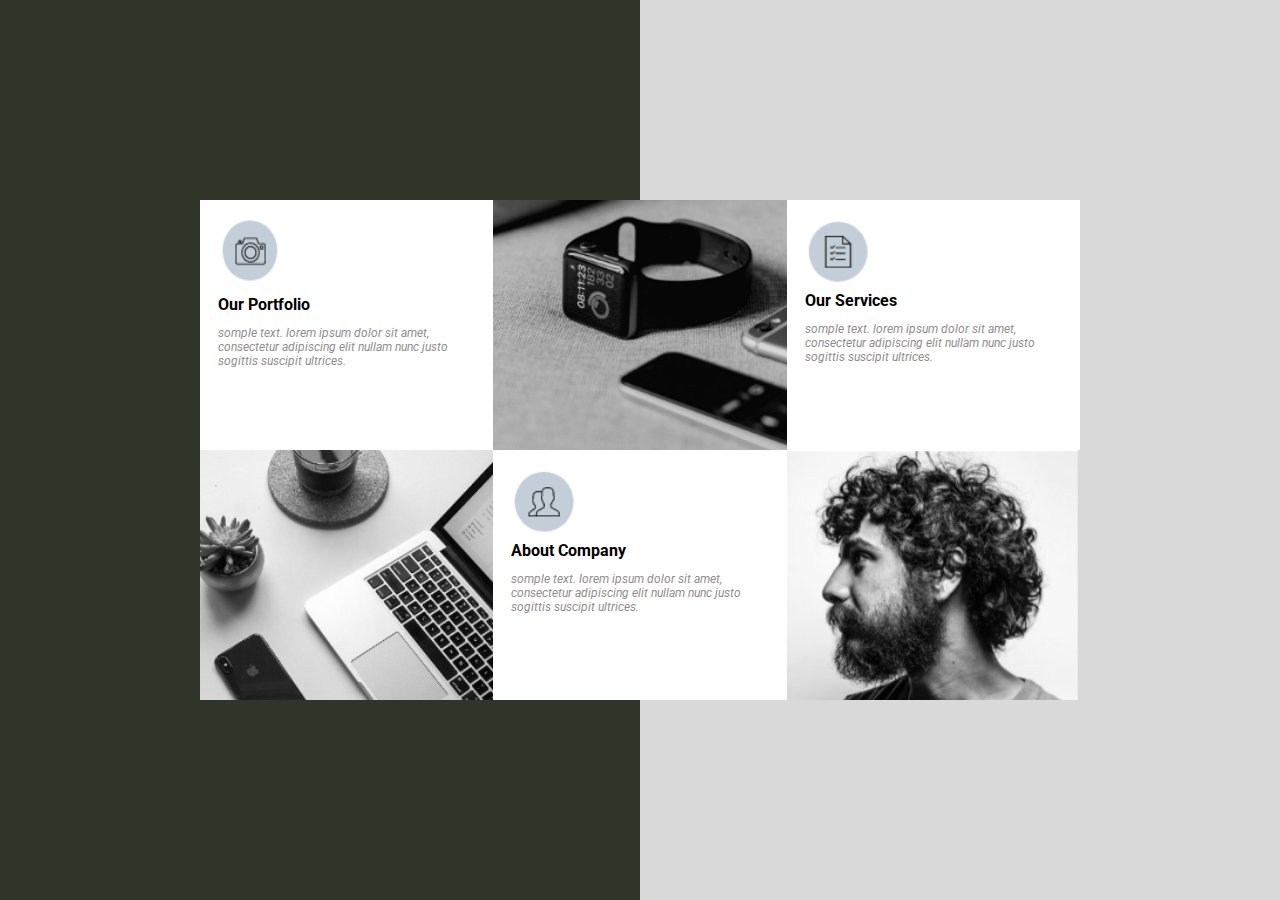
<file: index.html>
<!DOCTYPE html>
<html lang="en">
<head>
    <meta charset="UTF-8">
    <meta http-equiv="X-UA-Compatible" content="IE=edge">
    <meta name="viewport" content="width=device-width, initial-scale=1.0">
    <title>Document</title>
    <link href="https://fonts.googleapis.com/css2?family=Roboto:wght@300;400&display=swap" rel="stylesheet">
    <link rel="stylesheet" href="./style.css">
</head>
<body>
    <div class="wrapper">
       <div class="container">
            <div class="up">
                <div class="part1 box">
                    <div class="image">
                        <img src="./image/imgone.png">
                    </div>
                    
                    <h4>Our Portfolio</h4>
                    <p>somple text. lorem ipsum dolor sit amet,
                    consectetur adipiscing elit nullam nunc justo
                    sogittis suscipit ultrices.</p>
                    </div>
                     <div class="part2 box">
                   
                    </div>
                
                    <div class="part1 box">
                    <img src="./image/icon3.png">
                    <h4>Our Services</h4>
                    <p>somple text. lorem ipsum dolor sit amet,
                    consectetur adipiscing elit nullam nunc justo
                    sogittis suscipit ultrices.</p>
                </div>
            </div>
            <div class="down">
                <div class="part4 box">
                    
                </div>
                <div class="part1 box">
                    <img src="./image/icon2.png">
                    <h4>About Company</h4>
                    <p>somple text. lorem ipsum dolor sit amet,
                    consectetur adipiscing elit nullam nunc justo
                    sogittis suscipit ultrices.</p>
                </div><div class="part6 box">
                </div>
            </div>


           
        </div> 
    </div>
    
</body>
</html>
</file>
<file: style.css>
body{
    margin:0;
    height: 100vh;
    font-family: 'Roboto', sans-serif;
    margin: 0;
}
*{
    box-sizing: border-box;
}
.wrapper{
    height: 100%;
    background-image: linear-gradient(
        to left,
        #D9D9D9 50%,
        #2F3528 50%
    );
    display: flex;
    align-items: center;
    justify-content: center;
    
    
    
}
.container{
    flex: 1;
    display: flex;
    flex-direction: column;
    flex-basis: 60%;
    max-width: 880px;
    flex-wrap: wrap;
}

.box{
    flex: 1;
    flex-basis: 33.33%;
    height: 250px;
}

.up{
    display: flex;
    flex:1;
}

.part1{
   background-color: #ffff;
   display: flex;
   text-align: center;
   flex-direction:column;
   align-items: flex-start;
   padding: 18px 18px 40px 18px;
}
h4{
    padding-top: 8px;
    margin: 0;
    font-weight: bold;
    font-size: 16px;
}
.part1 p{
    font-style: italic;
    color: rgb(145, 141, 141);
    text-align: left;
    font-size: 12px;
}
.part2{
    background-image: url(./image/imgthree.png);
    background-repeat: no-repeat;
    background-size: cover;
    position: center;
}



.down{
    display: flex;
    flex:1;
}
.part4{ 
    background-image: url(./image/imgtwo.png);
    background-repeat: no-repeat;
    background-size: cover;
    position: center;
}
.part6{
    background-image: url(./image/imgfour.png);
    background-repeat: no-repeat;
    background-size: cover;
    position: center;
}


img {
    width: 65px;
    height: 65px;
}
</file>
